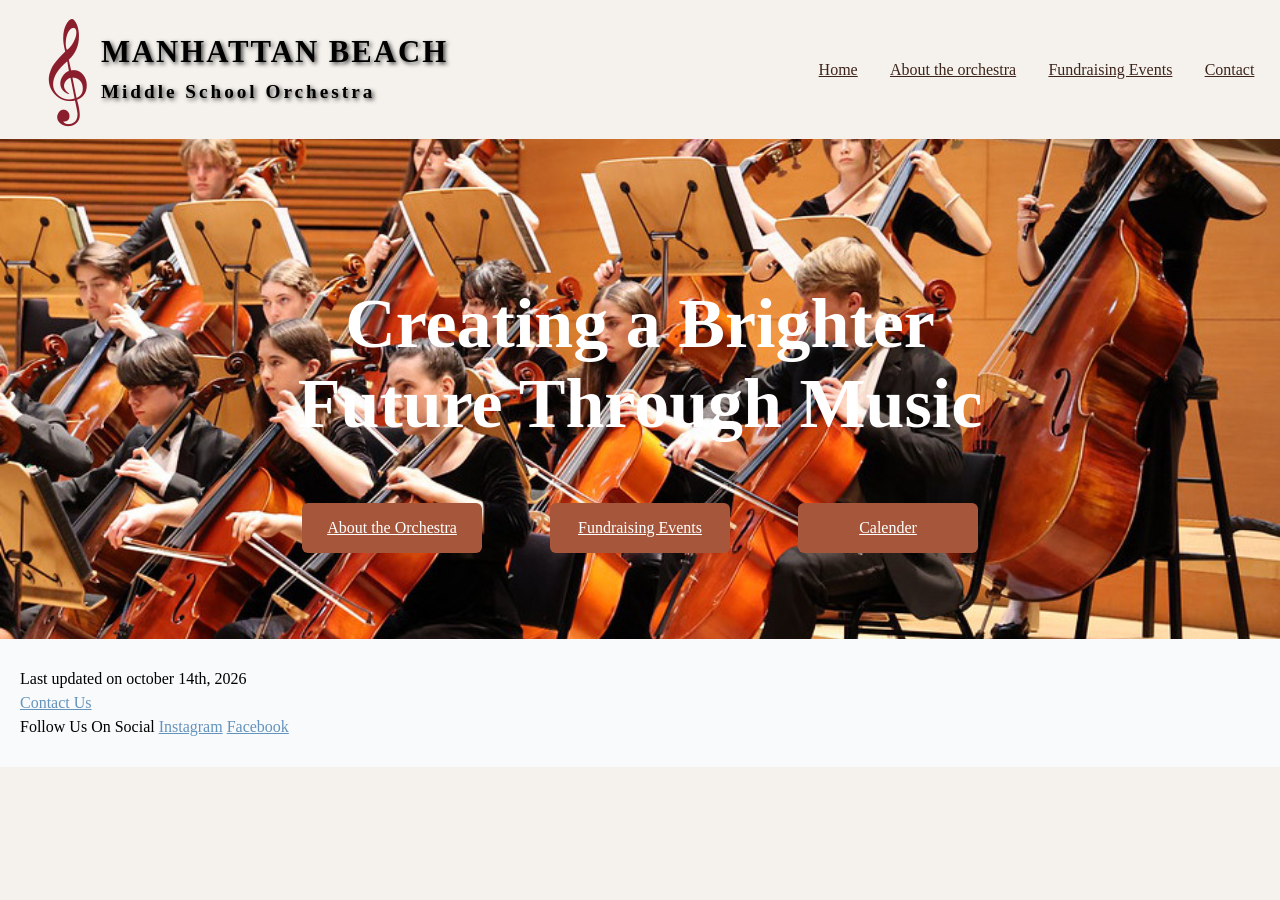
<file: index.html>
<!DOCTYPE html>
<html lang="en">
    <head>
        <meta charset="utf-8">
        <link rel="stylesheet" href="main.css">
        <title>Manhattan Beach Middle School Orchestra</title>


    </head>
    
    <body id="home_page">
        <header>
            
                <span class="treble">𝄞</span>
             <h1>  
                <span class="school_name">MANHATTAN BEACH</span><br>
                <span class="orchestra_name">Middle School Orchestra</span>
                 
            </h1>
            
            <nav id="nav_menu">
                
                    <a href="index.html">Home</a>
                    <a href="about.html">About the orchestra</a>
                    <a href="#">Fundraising Events</a>
                    <a href="contact.html">Contact</a>
                
            </nav>
        </header>

    <main>
        
            <h2>Creating a Brighter<br>Future Through Music</h2>
        
        <div>

            <a href="about.html">About the Orchestra</a>
            <a href="fundraising.html">Fundraising Events</a>
            <a href="calender.html">Calender</a>
            
        </div>


    </main>
      

   <footer> 
        <p>Last updated on october 14th, 2026</p>
            <a href="mailto:myfakeemail@gmail.com">Contact Us</a>
        <p>Follow Us On Social
            <a href="#">Instagram</a>
            <a href="#">Facebook</a>
        </p>
    </footer>
   




</body>


</html>
</file>
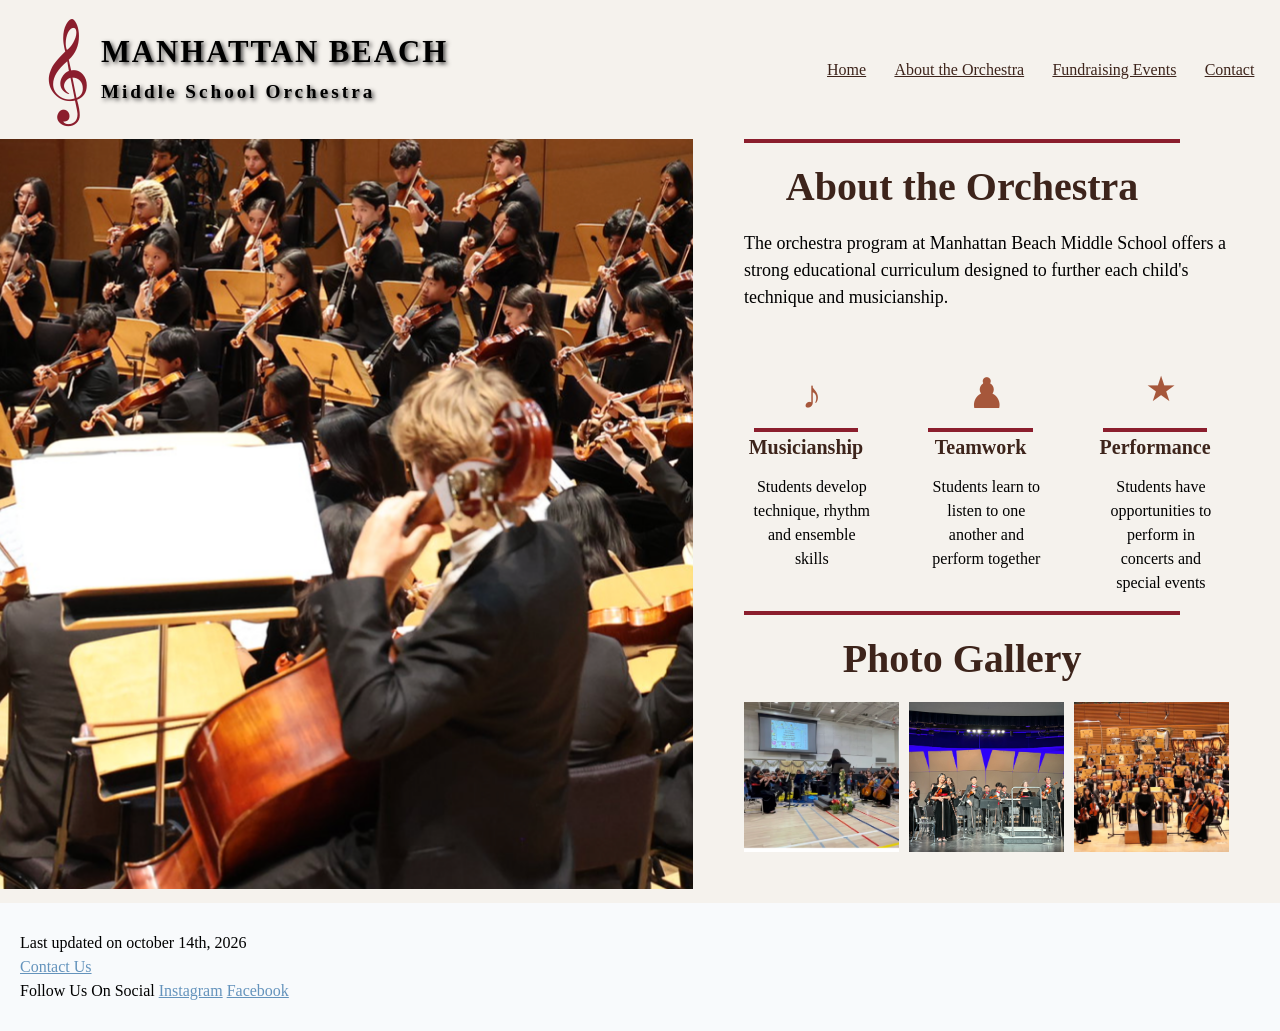
<file: about.html>
<!DOCTYPE html>
<html lang="en">

    <head>
        <meta charset="utf-8">
        <title>About the orchestra</title>
        <link rel="stylesheet" href="main.css">
    </head>

    <body id="about_page">
        <header>
         <span class="treble">𝄞</span>

    <h1>
        <span class="school_name">MANHATTAN BEACH</span><br>
        <span class="orchestra_name">Middle School Orchestra</span>
    </h1>

    <nav id="nav_menu">
        <a href="index.html">Home</a>
        <a href="about.html">About the Orchestra</a>
        <a href="#">Fundraising Events</a>
        <a href="contact.html">Contact</a>
    </nav>
        </header>
<main>
    <section>
        <img src="orchestra_about.jpg" alt="middle school orchestra">
    </section>  

    <aside>
        
        <h2>About the Orchestra</h2>
        
        <p>The orchestra program at Manhattan Beach Middle School offers a strong educational 
            curriculum designed to further each child's technique and musicianship.
        </p>
    
   

    <div>
        <section>
                <h3>♪</h3>
                <h2>Musicianship</h2>
                <P>Students develop technique, rhythm and ensemble skills</P>
        </section>
        
        <section>
                <h3>♟</h3>
                <h2>Teamwork</h2>
                <p>Students learn to listen to one another and perform together</p>
        </section>

        <section class="performace">
                <h3>★</h3>
                <h2>Performance</h2>
                <p>Students have opportunities to perform in concerts and special events</p>
            
        </section>  
    </div>

    <h2>Photo Gallery</h2>
    
    <div id="gallery">
        <img src="orchestra_winter.jpg" alt="MBMS Winter Concert">
        <img src="orchestra_scsboa.jpg" alt="MBMS SCSBOA Festival">
        <img src="orchestra_disney.jpg" alt="MBMS Disney Concert Hall Concert">

    </div>
    </aside>

</main>
    
    <footer>
        <p>Last updated on october 14th, 2026</p>
            <a href="mailto:myfakeemail@gmail.com">Contact Us</a>
        <p>Follow Us On Social
            <a href="#">Instagram</a>
            <a href="#">Facebook</a>
        </p>
    </footer>
    
</body>
    
</html>
</file>
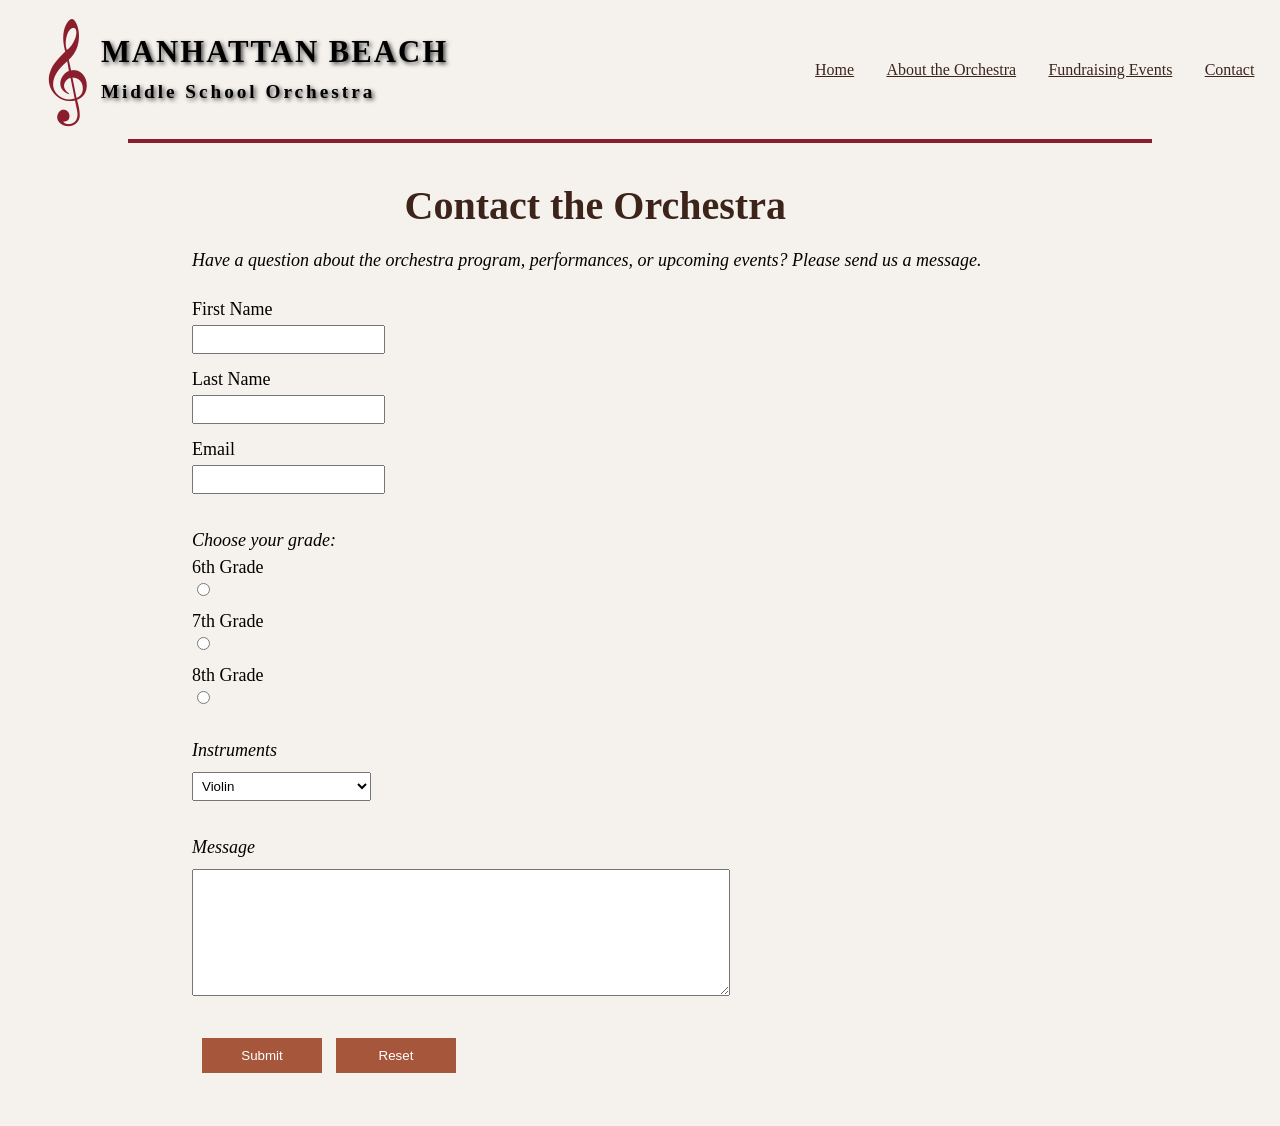
<file: contact.html>
<!DOCTYPE html>
<html lang="en">
    <head>
        <meta charset="utf-8">
        <link rel="stylesheet" href="main.css">
        <title>Manhattan Beach Middle School Orchestra</title>


    </head>

<header>

    <span class="treble">𝄞</span>

    <h1>
        <span class="school_name">MANHATTAN BEACH</span><br>
        <span class="orchestra_name">Middle School Orchestra</span>
    </h1>

    <nav id="nav_menu">
        <a href="index.html">Home</a>
        <a href="about.html">About the Orchestra</a>
        <a href="#">Fundraising Events</a>
        <a href="contact.html">Contact</a>
    </nav>

</header>

<main id="contact_page">

    <h2>Contact the Orchestra</h2>
    <p>
        Have a question about the orchestra program, performances, or upcoming events?
        Please send us a message.
    </p>

    <form>
        <label for="fname">First Name</label><br>
        <input type="text" id="fname" name="fname"><br>

        <label for="lname">Last Name</label><br>
        <input type="text" id="lname" name="lname"><br>

        <label for="email">Email</label><br>
        <input type="text" id="email" name="email"><br>
    
       
    <p>Choose your grade:</p>
    
        <label for="6th grade">6th Grade</label><br>
        <input type="radio" id="6th grade" name="grade"><br>
        <label for="7th grade">7th Grade</label><br>
        <input type="radio" id="7th grade" name="grade"><br>
        <label for="8th grade">8th Grade</label><br>
        <input type="radio" id="8th grade" name="grade"><br>
    

    <P>Instruments</P>
    
        <label for="instrument:"></label>
        <select id="instrument" name="instrument">
            <option value="violin">Violin</option>
            <option value="viola">Viola</option>
            <option value="cello">Cello</option>
            <option value="dbase">Double Bass</option>
        </select>
    

    <p>Message</p>
    
    <textarea name="message" rows="7" cols="40"></textarea>
    <br><br>

    <input type="submit" value="Submit">
    <input type="reset" value="Reset">

    </form>
</file>
<file: main.css>
/* whole index page */

body {
    width: 100%;
    font-family: Georgia, 'Times New Roman', Times, serif;
    background-color: #f5f2ed;
    margin: 0;
    }


/* header */

.treble { 
    font-size: 7vw;
    line-height: 1;
    margin-left: 1%;
    color: #8b1e2d;
    }
.school_name { 
    font-size: 2.4vw;
    letter-spacing: 2px;
    text-shadow: 2px 2px 4px #3f3e3e;
    }
.orchestra_name { 
    font-size: 1.5vw;
    letter-spacing: 3px;
    text-shadow: 2px 2px 4px #3f3e3e;
    }

header {
   
    align-items: center;
    display: flex;
    justify-content: space-between;
    flex-wrap: wrap;
    
    width: 100%;
    padding: 1% 2%;
    box-sizing: border-box;

}

header h1 {
    margin-left: 10px;
    line-height: 1.1;
    color: #000000; 
}

/* center content*/
#home_page main {
    background-image: url("orchestra_index.jpg");
    background-size: cover;
    background-position: center;
    width:100%;
    height: 500px;
    display: flex;
    justify-content: center;
    align-items: center;
    flex-direction: column;
}

main h2 {
    color: white;
    text-align: center;
    font-size: 70px;
    width: 90%;
    justify-content: center;
    gap: 2%;
    display: flex;
}

main a {
    width: 28%;
    max-width: 250px;
    min-width: 180px;
    height: 50px;
    text-align: center;
    display: inline-flex;
    justify-content: center;
    align-items: center;
    background-color: #a6573b;
    color: white;
    margin: 0 10px;
    border-radius: 6px;
    font-weight: normal;
    
}

main div {
    display: flex;
    justify-content: center;
    gap: 8%;
}

/* navigation */
#nav_menu {
    display: flex;
    justify-content: flex-end;
    gap: 4%;
    flex: 1;
    flex-wrap: wrap;
    min-width: 350px;
}

#nav_menu a {
    color: #3d241b;
    font-size: 16px;
}
/* the style for the footer */

footer {
    clear: both;
    background-color: #f8fafc;
    text-align: left;
    padding: 20px;
    a:link { color: #6493bc; }
    a:hover, a:focus { color: #764604; }
    line-height: 0.5;
}

#about_page main {
    display: flex;
    width: 100%;
}

#about_page main > section {
    width: 60%;
}

#about_page main > section img {
    width: 100%;
    height: 750px;
    object-fit: cover;
}

#about_page aside {
    width: 50%;
    padding: 0% 4% 4% 4%;
    box-sizing: border-box;
   
}

#about_page aside h2 {
    color: #3d241b;
    font-size: 40px;
    margin-bottom: 20px;
    margin-top: 0;
    border-top: 4px solid #8b1e2d;
    padding-top: 4%;
}

#about_page aside p {
    line-height: 1.5;
    font-size: 18px;
}

#about_page aside div {
    display: flex;
    justify-content: space-between;
    margin-top: 20px;
}

#about_page aside div section {
    width: 30%;
    text-align: center;
    padding: 0 2%;
    box-sizing: border-box;
}

#about_page aside div section h3 {
    font-size: 40px;
    color: #a6573b;
    margin-bottom: 10px;
}

#about_page .performace h3 {
    font-size: 30px;
    line-height: 1.9;
    margin-bottom: 10px;
}

#about_page aside div section h2 {
    font-size: 20px;
    margin-bottom: 10px;
}

#about_page aside div section p {
    font-size: 16px;
}

#gallery {
    display: flex;
    justify-content: space-between;
    gap: 2%;
    margin-top: 20px;
}

#gallery img {
    width: 32%;
    height: 150px;
    object-fit: cover;
}

#about_page footer {
line-height: 0.5;
}

#about_page #nav_menu {
    display: flex;
    justify-content: right;
    gap: 4%;
    flex: 1;
    margin-left: 100px;
}

/* contact form */

#contact_page {
    width: 80%;
    margin: 0 auto;
    padding: 3% 5%;
    box-sizing: border-box;
    border-top: 4px solid #8b1e2d;
    background-color: #f5f2ed;
}

#contact_page h2 {
    color: #3d241b;
    font-size: 40px;
    margin-top: 0;
    margin-bottom: 15px;
}

#contact_page p {
    font-size: 18px;
    line-height: 1.5;
    margin-bottom: 25px;
}

#contact_page label {
    font-size: 18px;
}
#contact_page p {
    font-size: 18px;
    font-style: oblique;
}

#contact_page form p {
    margin-bottom: 3px;
}

#contact_page input,
#contact_page select,
#contact_page textarea {
    margin-top: 5px;
    margin-bottom: 15px;
}
#contact_page input[type="text"],
#contact_page input[type="email"],
#contact_page select {
    width: 20%;
    padding: 5px;
}
#contact_page textarea {
    width: 60%;
    padding: 10px;
    box-sizing: border-box;
}

#contact_page input[type="submit"],
#contact_page input[type="reset"] {

    width: 120px;
    padding: 10px;
    margin-left: 10px;
    background-color: #a6573b;
    color: white;
    border: none;

}
</file>
